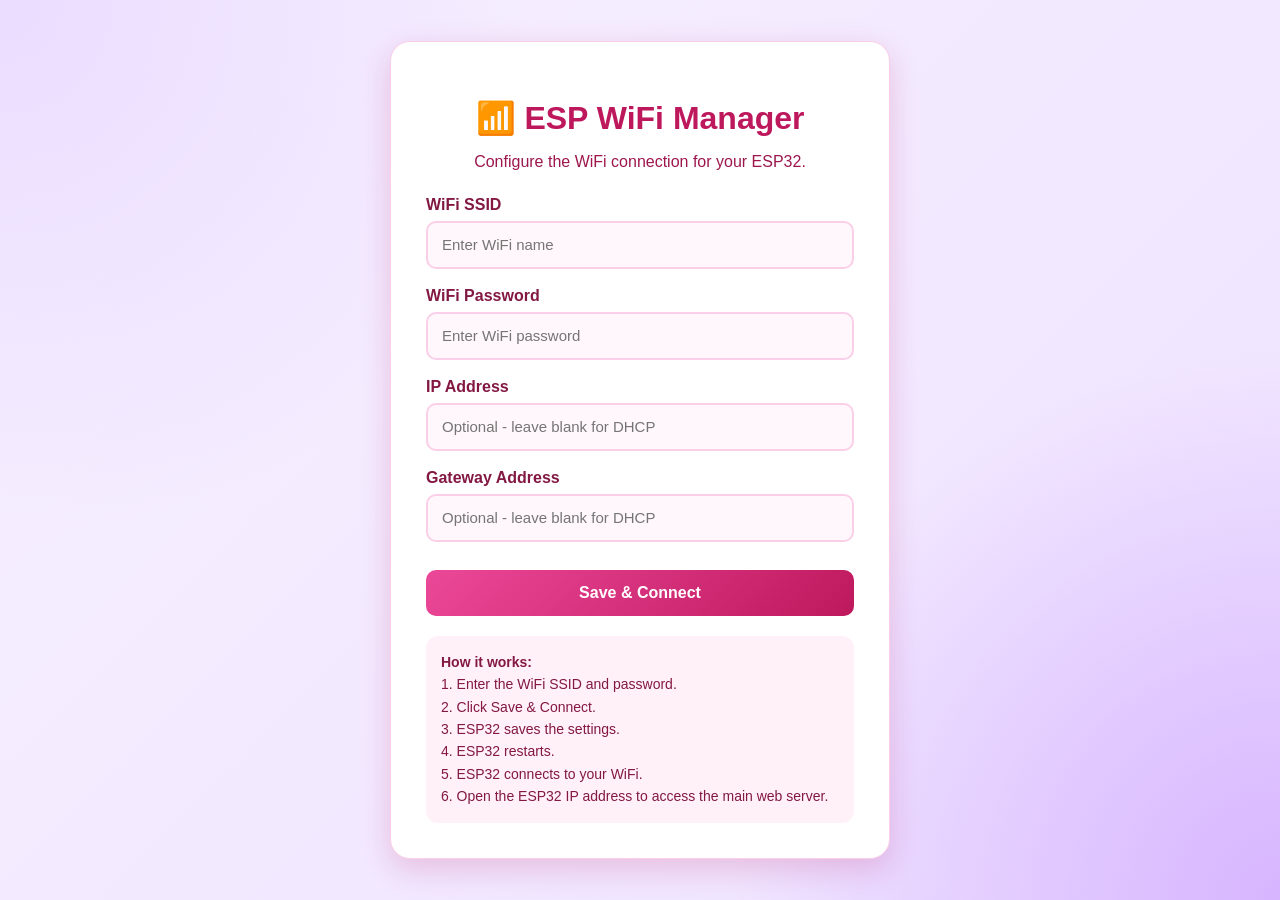
<file: wifimanager.html>
<!DOCTYPE html>

<html lang="en">

<head>

    <meta charset="UTF-8">

    <meta
        name="viewport"
        content="width=device-width, initial-scale=1.0"
    >

    <title>ESP WiFi Manager</title>

    <link
        rel="stylesheet"
        href="style.css"
    >

    <style>

        body {

            display: flex;

            justify-content: center;

            align-items: center;

            min-height: 100vh;

            padding: 20px;

        }


        .wifi-card {

            background: white;

            width: 100%;

            max-width: 500px;

            padding: 35px;

            border-radius: 20px;

            box-shadow:
                0 10px 30px
                rgba(190,24,93,.20);

            border:
                1px solid #fbcfe8;

        }


        .wifi-card h1 {

            text-align: center;

            color: #be185d;

            margin-bottom: 10px;

        }


        .wifi-card p {

            text-align: center;

            color: #9d174d;

            margin-bottom: 25px;

        }


        .form-group {

            margin-bottom: 18px;

        }


        .form-group label {

            display: block;

            color: #831843;

            font-weight: bold;

            margin-bottom: 7px;

        }


        .form-group input {

            width: 100%;

            height: 48px;

            padding: 0 14px;

            border:
                2px solid #fbcfe8;

            border-radius: 10px;

            font-size: 15px;

            background: #fff7fb;

            color: #831843;

            outline: none;

        }


        .form-group input:focus {

            border-color: #ec4899;

            box-shadow:
                0 0 0 3px
                rgba(236,72,153,.12);

        }


        .wifi-button {

            width: 100%;

            margin-top: 10px;

            padding: 14px;

            border: none;

            border-radius: 10px;

            background:
                linear-gradient(
                    135deg,
                    #ec4899,
                    #be185d
                );

            color: white;

            font-size: 16px;

            font-weight: bold;

            cursor: pointer;

        }


        .wifi-button:hover {

            transform:
                translateY(-1px);

        }


        .info {

            margin-top: 20px;

            padding: 15px;

            border-radius: 12px;

            background: #fff1f7;

            color: #831843;

            font-size: 14px;

            line-height: 1.6;

        }

    </style>

</head>


<body>


<div class="wifi-card">


    <h1>
        📶 ESP WiFi Manager
    </h1>


    <p>
        Configure the WiFi connection
        for your ESP32.
    </p>


    <form
        action="/"
        method="POST"
    >


        <div class="form-group">

            <label for="ssid">
                WiFi SSID
            </label>

            <input
                type="text"
                id="ssid"
                name="ssid"
                placeholder="Enter WiFi name"
                required
            >

        </div>


        <div class="form-group">

            <label for="pass">
                WiFi Password
            </label>

            <input
                type="password"
                id="pass"
                name="pass"
                placeholder="Enter WiFi password"
                required
            >

        </div>


        <div class="form-group">

            <label for="ip">
                IP Address
            </label>

            <input
                type="text"
                id="ip"
                name="ip"
                placeholder="Optional - leave blank for DHCP"
            >

        </div>


        <div class="form-group">

            <label for="gateway">
                Gateway Address
            </label>

            <input
                type="text"
                id="gateway"
                name="gateway"
                placeholder="Optional - leave blank for DHCP"
            >

        </div>


        <button
            type="submit"
            class="wifi-button"
        >
            Save & Connect
        </button>


    </form>


    <div class="info">

        <strong>How it works:</strong>

        <br>

        1. Enter the WiFi SSID and password.

        <br>

        2. Click Save & Connect.

        <br>

        3. ESP32 saves the settings.

        <br>

        4. ESP32 restarts.

        <br>

        5. ESP32 connects to your WiFi.

        <br>

        6. Open the ESP32 IP address
        to access the main web server.

    </div>


</div>


</body>

</html>
</file>
<file: style.css>
* {
    box-sizing: border-box;
}


body {

    margin: 0;

    font-family:
        Arial,
        Helvetica,
        sans-serif;

    background:
        radial-gradient(
            circle at top left,
            #eadcff,
            transparent 35%
        ),
        radial-gradient(
            circle at bottom right,
            #d7b5ff,
            transparent 35%
        ),
        linear-gradient(
            135deg,
            #f7f0ff,
            #eee2ff
        );

    color: #54208c;
}


.container {

    width: 92%;

    max-width: 1100px;

    margin:
        30px auto;

}


/* =========================================
   HEADER
========================================= */

.header {

    text-align: center;

    margin-bottom: 25px;
}


.header h1 {

    margin-bottom: 8px;

    color: #54208c;

    font-weight: 800;
}


.header p {

    margin-top: 0;

    color: #8b5cc7;
}


/* =========================================
   STATUS
========================================= */

.status {

    padding: 12px 18px;

    margin-bottom: 20px;

    border-radius: 10px;

    text-align: center;

    font-weight: bold;

    background: #f2e8ff;

    color: #7c3aed;
}


.status-connected {

    color: #54208c;

    background: #eee2ff;
}


.status-error {

    color: #9f1239;

    background: #ffe4f1;
}


/* =========================================
   CURRENT SENSOR CARDS
========================================= */

.current-section {

    display: grid;

    grid-template-columns:
        repeat(
            2,
            minmax(0, 1fr)
        );

    gap: 20px;

    margin-bottom: 20px;
}


.sensor-card {

    background: white;

    padding: 25px;

    border-radius: 18px;

    text-align: center;

    box-shadow:
        0 10px 25px
        rgba(112, 54, 190, 0.15);

    border-top:
        5px solid #7c3aed;
}


.sensor-card h2 {

    margin-top: 0;

    color: #54208c;

    font-size: 20px;
}


.sensor-value {

    font-size: 38px;

    font-weight: bold;

    color: #7c3aed;

    margin-top: 15px;
}


/* =========================================
   GENERAL CARD
========================================= */

.card {

    background: white;

    padding: 25px;

    border-radius: 18px;

    margin-bottom: 20px;

    box-shadow:
        0 10px 25px
        rgba(112, 54, 190, 0.15);
}


.card h2 {

    margin-top: 0;

    color: #54208c;
}


/* =========================================
   SECTION HEADER
========================================= */

.section-header {

    display: flex;

    align-items: center;

    justify-content: space-between;

    gap: 15px;

    margin-bottom: 20px;
}


.section-header h2 {

    margin: 0;
}


/* =========================================
   SELECT
========================================= */

select {

    padding:
        10px 14px;

    border:
        2px solid #c4a5ff;

    border-radius: 8px;

    background: white;

    color: #54208c;

    font-size: 14px;

    outline: none;
}


select:focus {

    border-color:
        #7c3aed;

    box-shadow:
        0 0 0 3px
        rgba(124, 58, 237, 0.10);
}


/* =========================================
   CHART
========================================= */

.chart-container {

    position: relative;

    width: 100%;

    height: 430px;
}


/* =========================================
   HISTORY
========================================= */

.history-header {

    display: flex;

    align-items: center;

    justify-content: space-between;

    gap: 15px;
}


.history-header h2 {

    margin: 0;
}


.history-controls {

    display: flex;

    align-items: center;

    gap: 15px;

    flex-wrap: wrap;

    margin:
        20px 0;
}


#recordCount {

    color: #8b5cc7;

    font-size: 14px;
}


/* =========================================
   BUTTON
========================================= */

.purple-button {

    display: inline-block;

    padding:
        10px 18px;

    border: none;

    border-radius: 8px;

    background:
        linear-gradient(
            135deg,
            #7c3aed,
            #a855f7
        );

    color: white;

    text-decoration: none;

    cursor: pointer;

    font-weight: bold;

    transition:
        0.2s ease;

    box-shadow:
        0 7px 18px
        rgba(124, 58, 237, 0.20);
}


.purple-button:hover {

    transform:
        translateY(-1px);

    opacity: 0.9;
}


/* =========================================
   TABLE
========================================= */

.table-wrapper {

    width: 100%;

    overflow-x: auto;
}


table {

    width: 100%;

    border-collapse: collapse;

    margin-top: 10px;
}


th {

    background:
        linear-gradient(
            135deg,
            #7c3aed,
            #9333ea,
            #a855f7
        );

    color: white;

    padding: 12px;

    text-align: center;
}


td {

    padding: 12px;

    text-align: center;

    color: #54208c;

    border-bottom:
        1px solid #eadcff;
}


tbody tr:nth-child(even) {

    background: #faf7ff;
}


tbody tr:hover {

    background: #f1e7ff;
}


/* =========================================
   HIDDEN
========================================= */

.hidden {

    display: none;
}


/* =========================================
   FOOTER
========================================= */

footer {

    text-align: center;

    color: #8b5cc7;

    padding:
        10px 0 30px;
}


/* =========================================
   MOBILE
========================================= */

@media (
    max-width: 700px
) {

    .current-section {

        grid-template-columns:
            1fr;
    }


    .section-header {

        align-items:
            flex-start;

        flex-direction:
            column;
    }


    .history-header {

        align-items:
            flex-start;

        flex-direction:
            column;
    }


    .chart-container {

        height: 350px;
    }


    .sensor-value {

        font-size: 32px;
    }

}
</file>
